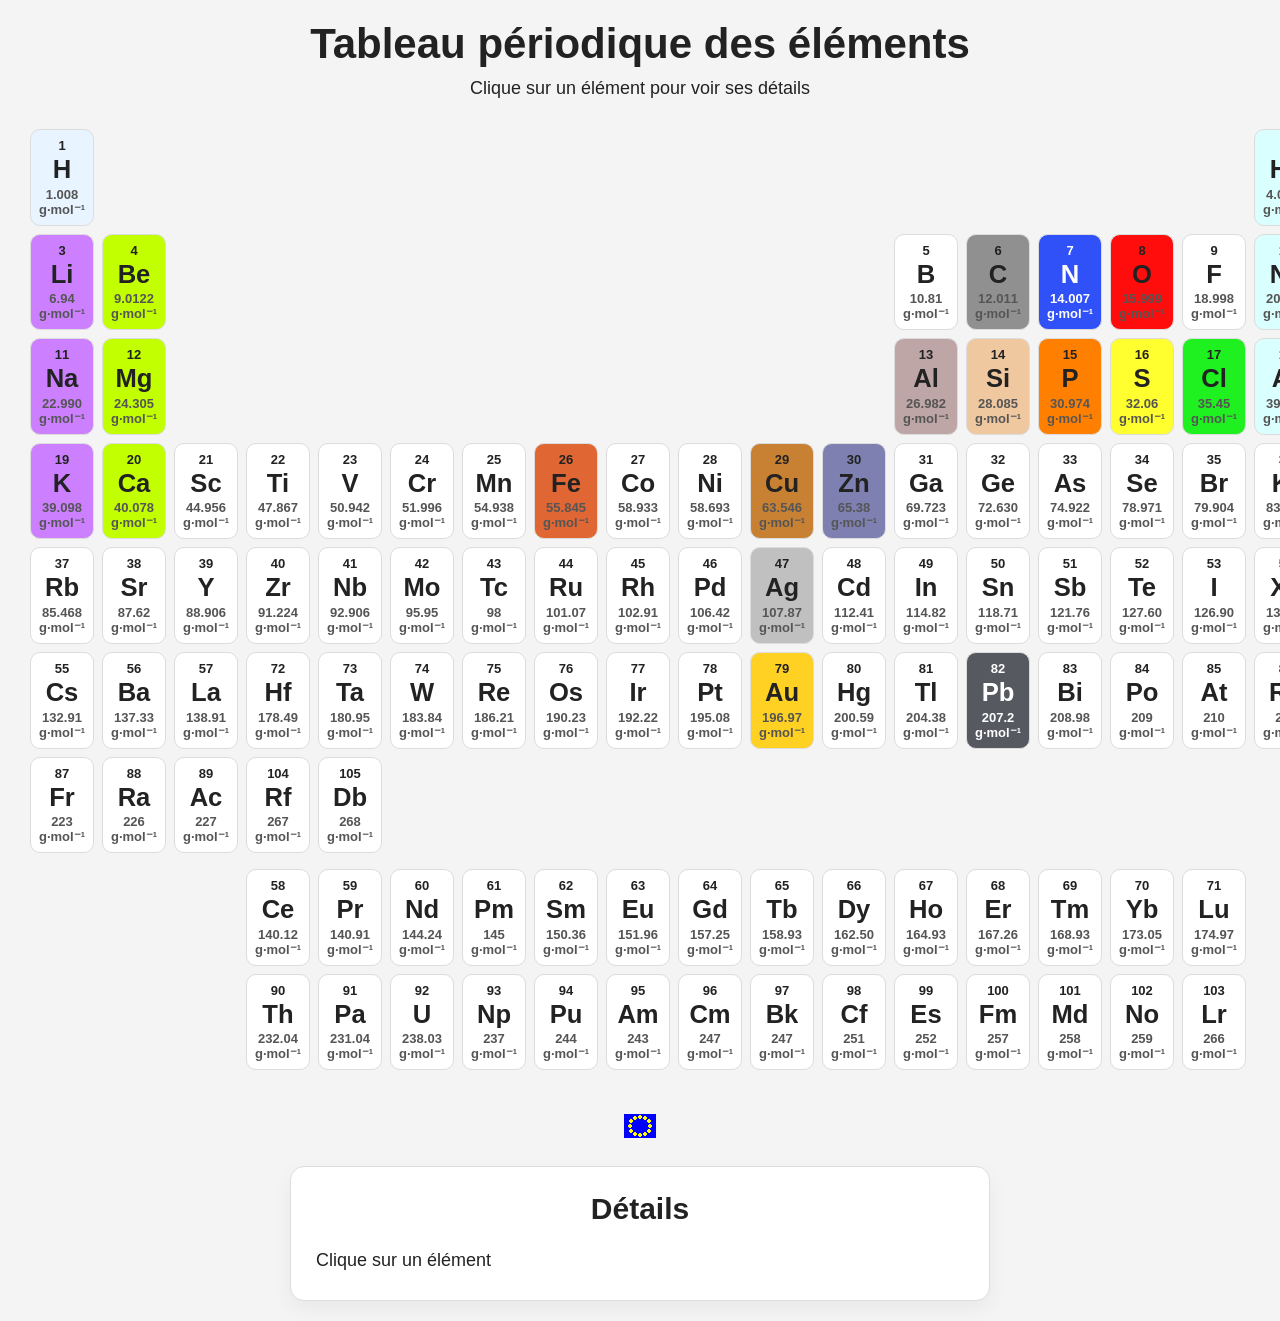
<file: index.html>
<!DOCTYPE html>
<html lang="fr">
<head>
    <meta charset="UTF-8">
    <title>Tableau périodique - Bac Pro</title>
    <link rel="stylesheet" href="style.css">
</head>
<body>

<h1>Tableau périodique des éléments</h1>
<p>Clique sur un élément pour voir ses détails</p>

<div id="table"></div>

<div class="licence-logo" style="margin:20px 0;">
    <a href="licence.html" title="Voir la licence complète">
        <img 
            src="images/CC_europeen.png" 
            alt="Logo Creative Commons Européen"
            style="max-width:220px; height:auto; border:none;"
        >
    </a>
</div>    

<div id="details">
    <h2>Détails</h2>
    <div id="info">Clique sur un élément</div>
</div>

<script src="script.js"></script>
</body>
</html>
</file>
<file: style.css>
/* ===============================
   RESET + BASE
=============================== */

* {
    margin: 0;
    padding: 0;
    box-sizing: border-box;
}

body {
    font-family: Arial, sans-serif;
    background: #f4f4f4;
    color: #222;
    text-align: center;
    padding: 20px;
}

/* ===============================
   TITRES
=============================== */

h1 {
    font-size: clamp(24px, 4vw, 42px);
    margin-bottom: 10px;
}

p {
    font-size: clamp(14px, 2vw, 18px);
    margin-bottom: 20px;
}

/* ===============================
   TABLEAU RESPONSIVE
=============================== */

#table {
    display: grid;

    /* responsive automatique */
    grid-template-columns: repeat(18, 1fr);

    gap: 8px;

    width: 100%;
    max-width: 1600px;
    margin: 0 auto 30px auto;

    padding: 10px;
}

/* ===============================
   CASES ELEMENTS
=============================== */

.element {
    background: #ffffff;
    border: 1px solid #dcdcdc;
    border-radius: 10px;
    padding: 8px;

    min-height: 75px;

    display: flex;
    flex-direction: column;
    justify-content: center;
    align-items: center;

    cursor: pointer;

    transition: 0.2s ease;
    font-weight: 600;
}

.element:hover {
    transform: scale(1.05);
    background: #e8f4ff;
    box-shadow: 0 8px 20px rgba(0,0,0,0.08);
}

.numero {
    font-size: clamp(10px, 1.5vw, 13px);
    margin-bottom: 4px;
}

.symbole {
    font-size: clamp(18px, 2vw, 28px);
    font-weight: bold;
    line-height: 1;
}

.masse {
    font-size: clamp(10px, 1.5vw, 13px);
    color: #555;
    margin-top: 4px;
}

/* ===============================
   DETAILS
=============================== */

#details {
    background: white;
    border: 1px solid #ddd;
    border-radius: 14px;

    width: min(100%, 700px);

    margin: 0 auto;
    padding: 25px;

    text-align: left;

    box-shadow: 0 8px 20px rgba(0,0,0,0.05);
}

#details h2 {
    text-align: center;
    margin-bottom: 20px;
    font-size: clamp(22px, 3vw, 30px);
}

#info {
    font-size: clamp(14px, 2vw, 18px);
    line-height: 1.6;
    word-wrap: break-word;
}

#info svg {
    display: block;
    margin: 20px auto;
    max-width: 100%;
    height: auto;
}

#info text {
    font-weight: bold;
}

sup {
    font-size: 0.7em;
    vertical-align: super;
}

/* ===============================
   TABLET
=============================== */

@media (max-width: 1024px) {
    body {
        padding: 15px;
    }

    #table {
        gap: 6px;
    }

    .element {
        min-height: 70px;
        padding: 6px;
    }

    #details {
        padding: 20px;
    }
}

/* ===============================
   MOBILE
=============================== */

@media (max-width: 768px) {

    body {
        padding: 10px;
    }

    h1 {
        margin-bottom: 8px;
    }

    #table {
        grid-template-columns: repeat(
            auto-fit,
            minmax(55px, 1fr)
        );

        gap: 5px;
        padding: 5px;
    }

    .element {
        min-height: 60px;
        border-radius: 8px;
    }

    .symbole {
        font-size: 18px;
    }

    .masse {
        display: none;
        /* mobile plus propre */
    }

    #details {
        padding: 16px;
        border-radius: 10px;
    }

    #info {
        font-size: 14px;
        line-height: 1.6;
    }
}

/* ===============================
   PETIT SMARTPHONE
=============================== */

@media (max-width: 480px) {

    #table {
        grid-template-columns: repeat(
            auto-fit,
            minmax(48px, 1fr)
        );
    }

    .element {
        min-height: 55px;
        padding: 4px;
    }

    .numero {
        font-size: 9px;
    }

    .symbole {
        font-size: 16px;
    }

    #details {
        padding: 14px;
    }
}
</file>
